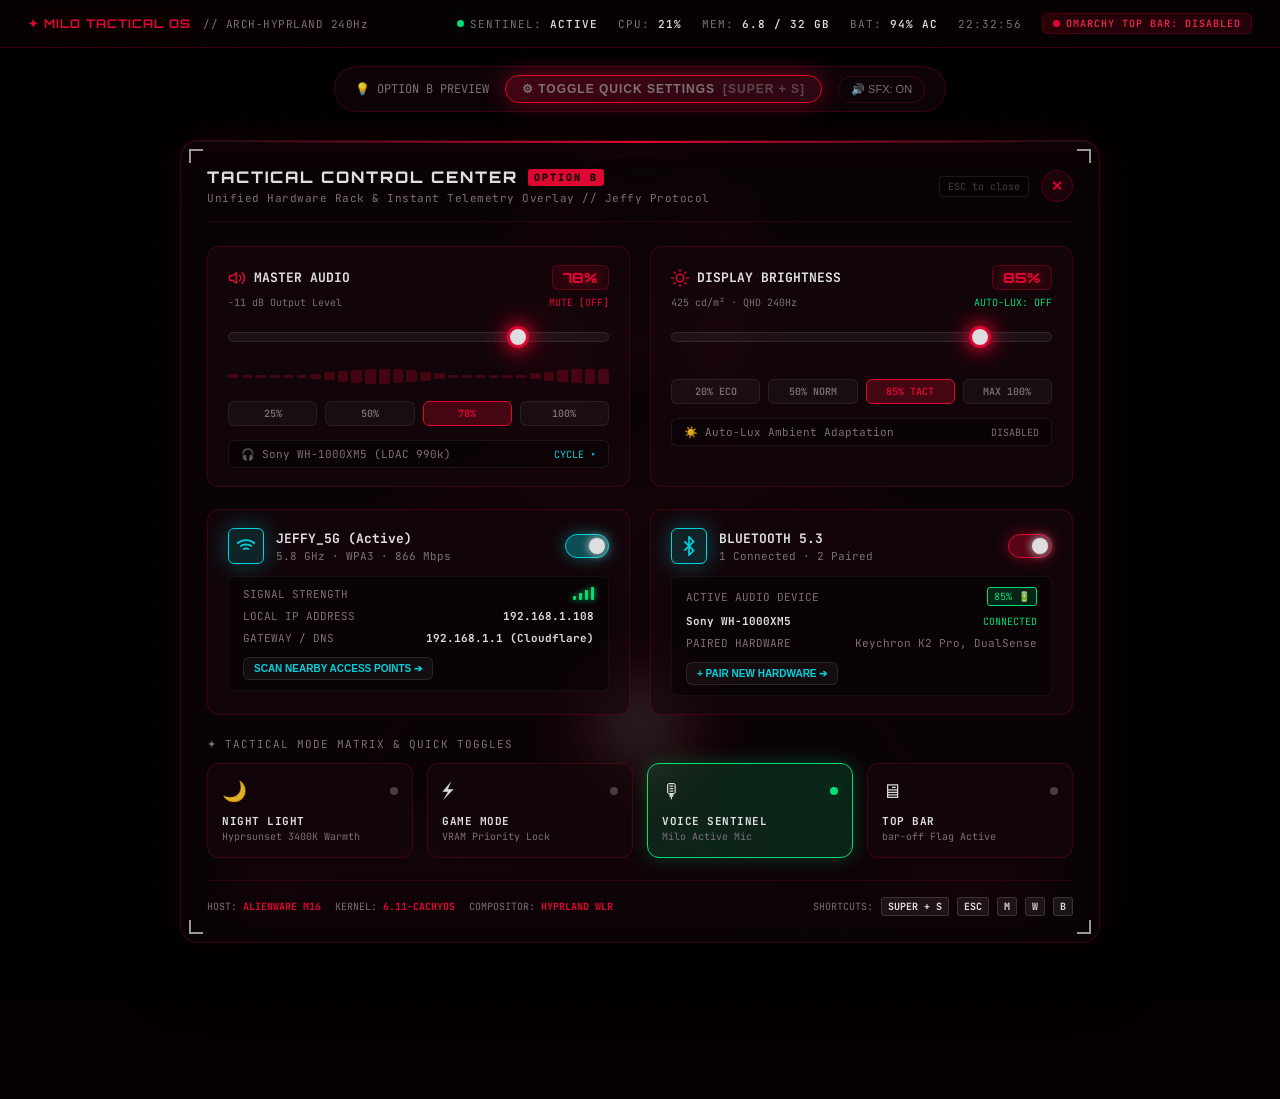
<file: demos/control-center/index.html>
<!DOCTYPE html>
<html lang="en">
<head>
  <meta charset="UTF-8">
  <meta name="viewport" content="width=device-width, initial-scale=1.0">
  <title>Milo OS // Tactical Quick Settings (Option B Demo)</title>
  <link rel="preconnect" href="https://fonts.googleapis.com">
  <link rel="preconnect" href="https://fonts.gstatic.com" crossorigin>
  <link href="https://fonts.googleapis.com/css2?family=JetBrains+Mono:wght@300;400;500;700;800&family=Orbitron:wght@500;700;900&family=Inter:wght@300;400;600;700&display=swap" rel="stylesheet">
  <style>
    :root {
      --bg-void: #050103;
      --bg-panel: rgba(14, 5, 9, 0.78);
      --bg-panel-solid: #0d0407;
      --bg-card: rgba(26, 8, 15, 0.65);
      --bg-card-hover: rgba(45, 12, 25, 0.85);
      --border-dim: rgba(255, 8, 56, 0.22);
      --border-bright: rgba(255, 8, 56, 0.85);
      --accent-red: #ff0838;
      --accent-magenta: #ff2a55;
      --accent-cyan: #00f0ff;
      --accent-green: #00ff88;
      --accent-amber: #ffaa00;
      --text-main: #f8f9fa;
      --text-muted: #8e8086;
      --text-dim: #54454b;
      --glow-red: 0 0 25px rgba(255, 8, 56, 0.45);
      --glow-cyan: 0 0 25px rgba(0, 240, 255, 0.35);
      --glow-green: 0 0 20px rgba(0, 255, 136, 0.4);
      --radius-sm: 6px;
      --radius-md: 12px;
      --radius-lg: 18px;
    }

    * {
      box-sizing: border-box;
      margin: 0;
      padding: 0;
      user-select: none;
      -webkit-user-select: none;
    }

    body {
      background-color: var(--bg-void);
      color: var(--text-main);
      font-family: 'JetBrains Mono', monospace;
      min-height: 100vh;
      overflow-x: hidden;
      overflow-y: auto;
      position: relative;
      display: flex;
      flex-direction: column;
      align-items: center;
      justify-content: flex-start;
      perspective: 1200px;
    }

    /* Screen Dimmer / Night Light Layer */
    #nightLightFilter {
      position: fixed;
      inset: 0;
      pointer-events: none;
      z-index: 9999;
      background: rgba(255, 140, 40, 0);
      mix-blend-mode: multiply;
      transition: background 0.3s ease;
    }

    #brightnessFilter {
      position: fixed;
      inset: 0;
      pointer-events: none;
      z-index: 9998;
      background: rgba(0, 0, 0, 0.15);
      transition: background 0.15s ease;
    }

    /* Simulated Desktop Background */
    .desktop-bg {
      position: fixed;
      inset: 0;
      background: url('assets/bg.jpg') center center / cover no-repeat,
                  radial-gradient(circle at 50% 50%, #150308 0%, #050103 100%);
      filter: brightness(0.65) saturate(1.2);
      z-index: 0;
      transition: filter 0.4s ease;
    }

    .desktop-bg::after {
      content: '';
      position: absolute;
      inset: 0;
      background: 
        linear-gradient(rgba(255, 8, 56, 0.03) 1px, transparent 1px),
        linear-gradient(90deg, rgba(255, 8, 56, 0.03) 1px, transparent 1px);
      background-size: 40px 40px;
      pointer-events: none;
    }

    /* Ambient Game Mode Alert Glow */
    .game-mode-pulse {
      position: fixed;
      inset: 0;
      pointer-events: none;
      z-index: 10;
      box-shadow: inset 0 0 100px rgba(255, 8, 56, 0.35);
      opacity: 0;
      transition: opacity 0.5s ease;
      animation: alertPulse 2.5s infinite ease-in-out;
    }

    @keyframes alertPulse {
      0%, 100% { opacity: 0.2; }
      50% { opacity: 0.65; }
    }

    /* Top Desktop Header (Mimicking real Milo Header) */
    .milo-top-banner {
      position: relative;
      z-index: 50;
      width: 100%;
      height: 48px;
      background: rgba(8, 2, 4, 0.88);
      backdrop-filter: blur(16px);
      border-bottom: 1px solid var(--border-dim);
      display: flex;
      align-items: center;
      justify-content: space-between;
      padding: 0 28px;
      font-size: 12px;
      letter-spacing: 1px;
    }

    .milo-brand {
      display: flex;
      align-items: center;
      gap: 12px;
      font-family: 'Orbitron', sans-serif;
      font-weight: 700;
      color: var(--accent-red);
      text-shadow: var(--glow-red);
    }

    .milo-brand span.sub {
      color: var(--text-muted);
      font-family: 'JetBrains Mono', monospace;
      font-size: 11px;
      font-weight: 400;
      letter-spacing: 0.5px;
    }

    .milo-telemetry {
      display: flex;
      align-items: center;
      gap: 20px;
      font-size: 11px;
      color: var(--text-muted);
    }

    .telemetry-item {
      display: flex;
      align-items: center;
      gap: 6px;
    }

    .telemetry-item b {
      color: var(--text-main);
      font-weight: 600;
    }

    .badge-bar-state {
      padding: 3px 10px;
      border-radius: var(--radius-sm);
      background: rgba(255, 8, 56, 0.15);
      border: 1px solid var(--border-dim);
      color: var(--accent-magenta);
      font-size: 10px;
      font-weight: 700;
      display: flex;
      align-items: center;
      gap: 6px;
      cursor: pointer;
      transition: all 0.2s ease;
    }

    .badge-bar-state:hover {
      background: rgba(255, 8, 56, 0.3);
      border-color: var(--accent-red);
      color: #fff;
    }

    .status-dot {
      width: 7px;
      height: 7px;
      border-radius: 50%;
      background: var(--accent-green);
      box-shadow: var(--glow-green);
      display: inline-block;
    }

    .status-dot.red {
      background: var(--accent-red);
      box-shadow: var(--glow-red);
    }

    /* Floating Action Trigger (Summon Option B) */
    .summon-dock {
      position: relative;
      z-index: 60;
      margin-top: 18px;
      display: flex;
      align-items: center;
      gap: 16px;
      background: rgba(18, 5, 11, 0.85);
      backdrop-filter: blur(20px);
      padding: 8px 20px;
      border-radius: 40px;
      border: 1px solid var(--border-dim);
      box-shadow: 0 10px 30px rgba(0,0,0,0.6);
    }

    .summon-dock span {
      font-size: 12px;
      color: var(--text-muted);
    }

    .btn-tactical-pill {
      background: linear-gradient(135deg, rgba(255, 8, 56, 0.25), rgba(255, 42, 85, 0.15));
      border: 1px solid var(--accent-red);
      color: #fff;
      padding: 6px 16px;
      border-radius: 30px;
      font-size: 11px;
      font-weight: 700;
      letter-spacing: 1px;
      cursor: pointer;
      display: flex;
      align-items: center;
      gap: 8px;
      transition: all 0.2s cubic-bezier(0.2, 0.8, 0.2, 1);
      box-shadow: var(--glow-red);
    }

    .btn-tactical-pill:hover {
      transform: translateY(-2px);
      background: linear-gradient(135deg, rgba(255, 8, 56, 0.5), rgba(255, 42, 85, 0.3));
      box-shadow: 0 0 30px rgba(255, 8, 56, 0.7);
    }

    .btn-tactical-pill:active {
      transform: translateY(1px);
    }

    .audio-toggle-btn {
      background: transparent;
      border: 1px solid var(--border-dim);
      color: var(--text-muted);
      padding: 6px 12px;
      border-radius: 20px;
      font-size: 11px;
      cursor: pointer;
      transition: all 0.2s;
    }

    .audio-toggle-btn:hover {
      color: var(--accent-cyan);
      border-color: var(--accent-cyan);
    }

    /* MAIN CONTAINER: Option B Tactical Control Capsule */
    .capsule-wrapper {
      position: relative;
      z-index: 100;
      margin: 28px 0 60px 0;
      width: 95%;
      max-width: 920px;
      transition: transform 0.4s cubic-bezier(0.16, 1, 0.3, 1), opacity 0.3s ease;
      transform-style: preserve-3d;
    }

    .tactical-capsule {
      background: var(--bg-panel);
      backdrop-filter: blur(28px) saturate(180%);
      -webkit-backdrop-filter: blur(28px) saturate(180%);
      border: 1px solid var(--border-dim);
      border-radius: var(--radius-lg);
      padding: 26px;
      box-shadow: 0 25px 60px rgba(0, 0, 0, 0.85),
                  inset 0 1px 0 rgba(255, 255, 255, 0.08),
                  0 0 40px rgba(255, 8, 56, 0.12);
      position: relative;
      overflow: hidden;
      transition: border-color 0.3s ease, box-shadow 0.3s ease;
    }

    .tactical-capsule::before {
      content: '';
      position: absolute;
      top: 0;
      left: 0;
      right: 0;
      height: 2px;
      background: linear-gradient(90deg, transparent 5%, var(--accent-red) 50%, transparent 95%);
      box-shadow: var(--glow-red);
    }

    /* Corner Sci-Fi Brackets */
    .bracket-tl, .bracket-tr, .bracket-bl, .bracket-br {
      position: absolute;
      width: 14px;
      height: 14px;
      pointer-events: none;
      border-color: var(--accent-red);
      opacity: 0.7;
    }
    .bracket-tl { top: 8px; left: 8px; border-top: 2px solid; border-left: 2px solid; }
    .bracket-tr { top: 8px; right: 8px; border-top: 2px solid; border-right: 2px solid; }
    .bracket-bl { bottom: 8px; left: 8px; border-bottom: 2px solid; border-left: 2px solid; }
    .bracket-br { bottom: 8px; right: 8px; border-bottom: 2px solid; border-right: 2px solid; }

    /* Capsule Header */
    .capsule-header {
      display: flex;
      justify-content: space-between;
      align-items: center;
      margin-bottom: 24px;
      padding-bottom: 16px;
      border-bottom: 1px solid rgba(255, 8, 56, 0.15);
    }

    .capsule-title-block {
      display: flex;
      flex-direction: column;
      gap: 4px;
    }

    .capsule-title {
      font-family: 'Orbitron', sans-serif;
      font-size: 16px;
      font-weight: 800;
      letter-spacing: 2px;
      color: #fff;
      display: flex;
      align-items: center;
      gap: 10px;
    }

    .capsule-title .tag {
      font-size: 10px;
      background: var(--accent-red);
      color: #000;
      font-weight: 900;
      padding: 2px 6px;
      border-radius: 3px;
      font-family: 'JetBrains Mono', monospace;
    }

    .capsule-subtitle {
      font-size: 11px;
      color: var(--text-muted);
      letter-spacing: 0.5px;
    }

    .capsule-header-actions {
      display: flex;
      align-items: center;
      gap: 12px;
    }

    .hotkey-indicator {
      font-size: 10px;
      color: var(--text-dim);
      border: 1px solid rgba(255,255,255,0.1);
      padding: 3px 8px;
      border-radius: 4px;
      background: rgba(0,0,0,0.4);
    }

    .close-btn {
      width: 32px;
      height: 32px;
      background: rgba(255, 8, 56, 0.1);
      border: 1px solid var(--border-dim);
      border-radius: 50%;
      color: var(--accent-red);
      font-size: 14px;
      font-weight: 700;
      cursor: pointer;
      display: flex;
      align-items: center;
      justify-content: center;
      transition: all 0.2s;
    }

    .close-btn:hover {
      background: var(--accent-red);
      color: #000;
      box-shadow: var(--glow-red);
      transform: rotate(90deg);
    }

    /* SECTION 1: PRIMARY SLIDERS (Brightness & Master Volume) */
    .sliders-grid {
      display: grid;
      grid-template-columns: 1fr 1fr;
      gap: 20px;
      margin-bottom: 22px;
    }

    @media (max-width: 768px) {
      .sliders-grid {
        grid-template-columns: 1fr;
      }
    }

    .slider-card {
      background: var(--bg-card);
      border: 1px solid var(--border-dim);
      border-radius: var(--radius-md);
      padding: 18px 20px;
      position: relative;
      transition: all 0.25s ease;
      display: flex;
      flex-direction: column;
      gap: 14px;
    }

    .slider-card:hover {
      border-color: rgba(255, 8, 56, 0.45);
      background: var(--bg-card-hover);
      box-shadow: 0 8px 25px rgba(0, 0, 0, 0.4);
    }

    .slider-head {
      display: flex;
      justify-content: space-between;
      align-items: center;
    }

    .slider-title {
      font-size: 13px;
      font-weight: 700;
      color: #fff;
      display: flex;
      align-items: center;
      gap: 8px;
    }

    .slider-title svg {
      width: 18px;
      height: 18px;
      stroke: var(--accent-red);
    }

    .slider-value-badge {
      font-family: 'Orbitron', sans-serif;
      font-size: 14px;
      font-weight: 800;
      color: var(--accent-red);
      text-shadow: 0 0 10px rgba(255, 8, 56, 0.5);
      background: rgba(255, 8, 56, 0.1);
      padding: 3px 10px;
      border-radius: var(--radius-sm);
      border: 1px solid rgba(255, 8, 56, 0.3);
    }

    .slider-sub-telemetry {
      font-size: 10px;
      color: var(--text-muted);
      margin-top: -8px;
      display: flex;
      justify-content: space-between;
    }

    /* Custom Futuristic Track & Thumb */
    .range-container {
      position: relative;
      width: 100%;
      height: 28px;
      display: flex;
      align-items: center;
    }

    input[type=range] {
      -webkit-appearance: none;
      width: 100%;
      height: 10px;
      background: rgba(255, 255, 255, 0.06);
      border-radius: 5px;
      outline: none;
      cursor: pointer;
      position: relative;
      border: 1px solid rgba(255, 255, 255, 0.1);
    }

    input[type=range]::-webkit-slider-thumb {
      -webkit-appearance: none;
      appearance: none;
      width: 22px;
      height: 22px;
      border-radius: 50%;
      background: #ffffff;
      border: 3px solid var(--accent-red);
      box-shadow: 0 0 15px var(--accent-red), 0 0 30px var(--accent-red);
      cursor: pointer;
      transition: transform 0.1s, box-shadow 0.2s;
    }

    input[type=range]::-webkit-slider-thumb:hover {
      transform: scale(1.2);
      box-shadow: 0 0 25px var(--accent-magenta), 0 0 45px var(--accent-red);
    }

    input[type=range]:active::-webkit-slider-thumb {
      transform: scale(1.3);
      background: var(--accent-cyan);
      border-color: #fff;
    }

    /* Audio Equalizer Canvas Inside Sound Card */
    .eq-canvas-container {
      height: 22px;
      width: 100%;
      display: flex;
      align-items: center;
      gap: 3px;
    }

    .eq-bar {
      flex: 1;
      height: 4px;
      background: rgba(255, 8, 56, 0.25);
      border-radius: 2px;
      transition: height 0.08s ease, background 0.1s;
    }

    .slider-card:hover .eq-bar {
      background: rgba(255, 8, 56, 0.6);
    }

    /* Quick Preset Buttons */
    .slider-chips {
      display: flex;
      gap: 8px;
    }

    .chip-btn {
      flex: 1;
      background: rgba(255, 255, 255, 0.04);
      border: 1px solid rgba(255, 255, 255, 0.08);
      color: var(--text-muted);
      font-size: 10px;
      padding: 5px 0;
      text-align: center;
      border-radius: var(--radius-sm);
      cursor: pointer;
      transition: all 0.2s;
      font-weight: 600;
    }

    .chip-btn:hover {
      background: rgba(255, 8, 56, 0.15);
      border-color: var(--border-dim);
      color: #fff;
    }

    .chip-btn.active {
      background: rgba(255, 8, 56, 0.25);
      border-color: var(--accent-red);
      color: var(--accent-red);
      font-weight: 700;
    }

    /* Output Sink Dropdown / Pill */
    .audio-sink-pill {
      display: flex;
      align-items: center;
      justify-content: space-between;
      background: rgba(0, 0, 0, 0.35);
      border: 1px solid rgba(255, 255, 255, 0.08);
      padding: 6px 12px;
      border-radius: var(--radius-sm);
      font-size: 11px;
      color: var(--text-muted);
      cursor: pointer;
      transition: all 0.2s;
    }

    .audio-sink-pill:hover {
      border-color: var(--accent-cyan);
      color: var(--text-main);
    }

    /* SECTION 2: CONNECTIVITY (Wi-Fi & Bluetooth) */
    .connectivity-grid {
      display: grid;
      grid-template-columns: 1fr 1fr;
      gap: 20px;
      margin-bottom: 22px;
    }

    @media (max-width: 768px) {
      .connectivity-grid {
        grid-template-columns: 1fr;
      }
    }

    .connect-card {
      background: var(--bg-card);
      border: 1px solid var(--border-dim);
      border-radius: var(--radius-md);
      padding: 18px 20px;
      display: flex;
      flex-direction: column;
      gap: 12px;
      position: relative;
      transition: all 0.25s ease;
    }

    .connect-card:hover {
      border-color: rgba(255, 8, 56, 0.45);
      background: var(--bg-card-hover);
    }

    .connect-head {
      display: flex;
      justify-content: space-between;
      align-items: center;
    }

    .connect-info {
      display: flex;
      align-items: center;
      gap: 12px;
    }

    .connect-icon {
      width: 36px;
      height: 36px;
      border-radius: var(--radius-sm);
      background: rgba(255, 8, 56, 0.12);
      border: 1px solid var(--border-dim);
      display: flex;
      align-items: center;
      justify-content: center;
      color: var(--accent-red);
      transition: all 0.2s ease;
    }

    .connect-icon.active {
      background: rgba(0, 240, 255, 0.15);
      border-color: var(--accent-cyan);
      color: var(--accent-cyan);
      box-shadow: var(--glow-cyan);
    }

    .connect-texts {
      display: flex;
      flex-direction: column;
      gap: 2px;
    }

    .connect-title {
      font-size: 13px;
      font-weight: 700;
      color: #fff;
    }

    .connect-subtitle {
      font-size: 11px;
      color: var(--text-muted);
    }

    /* Toggle Switch */
    .switch {
      position: relative;
      display: inline-block;
      width: 44px;
      height: 24px;
      flex-shrink: 0;
    }

    .switch input {
      opacity: 0;
      width: 0;
      height: 0;
    }

    .switch-slider {
      position: absolute;
      cursor: pointer;
      inset: 0;
      background-color: rgba(255, 255, 255, 0.1);
      border: 1px solid rgba(255, 255, 255, 0.15);
      transition: .25s cubic-bezier(0.4, 0, 0.2, 1);
      border-radius: 24px;
    }

    .switch-slider:before {
      position: absolute;
      content: "";
      height: 16px;
      width: 16px;
      left: 3px;
      bottom: 3px;
      background-color: var(--text-muted);
      transition: .25s cubic-bezier(0.4, 0, 0.2, 1);
      border-radius: 50%;
    }

    input:checked + .switch-slider {
      background-color: rgba(255, 8, 56, 0.35);
      border-color: var(--accent-red);
      box-shadow: 0 0 15px rgba(255, 8, 56, 0.5);
    }

    input:checked + .switch-slider:before {
      transform: translateX(20px);
      background-color: #fff;
      box-shadow: 0 0 10px #fff;
    }

    .switch.cyan input:checked + .switch-slider {
      background-color: rgba(0, 240, 255, 0.35);
      border-color: var(--accent-cyan);
      box-shadow: 0 0 15px rgba(0, 240, 255, 0.4);
    }

    /* Connectivity Details Drawer */
    .connect-drawer {
      background: rgba(0, 0, 0, 0.4);
      border: 1px solid rgba(255, 255, 255, 0.05);
      border-radius: var(--radius-sm);
      padding: 10px 14px;
      font-size: 11px;
      display: flex;
      flex-direction: column;
      gap: 8px;
    }

    .connect-drawer-row {
      display: flex;
      justify-content: space-between;
      align-items: center;
      color: var(--text-muted);
    }

    .connect-drawer-row b {
      color: var(--text-main);
    }

    .signal-bars {
      display: flex;
      align-items: flex-end;
      gap: 3px;
      height: 12px;
    }

    .signal-bar {
      width: 3px;
      background: var(--text-dim);
      border-radius: 1px;
    }

    .signal-bar.on {
      background: var(--accent-green);
      box-shadow: 0 0 6px var(--accent-green);
    }

    .battery-pill {
      font-size: 10px;
      padding: 2px 6px;
      border-radius: 3px;
      background: rgba(0, 255, 136, 0.15);
      border: 1px solid var(--accent-green);
      color: var(--accent-green);
    }

    .drawer-action-btn {
      background: rgba(255, 255, 255, 0.05);
      border: 1px solid rgba(255, 255, 255, 0.1);
      color: var(--accent-cyan);
      padding: 5px 10px;
      border-radius: var(--radius-sm);
      font-size: 10px;
      font-weight: 600;
      cursor: pointer;
      align-self: flex-start;
      margin-top: 4px;
      transition: all 0.2s;
    }

    .drawer-action-btn:hover {
      background: rgba(0, 240, 255, 0.15);
      border-color: var(--accent-cyan);
    }

    /* SECTION 3: TACTICAL QUICK ACTION MATRIX */
    .matrix-title {
      font-size: 11px;
      color: var(--text-muted);
      letter-spacing: 1px;
      margin-bottom: 12px;
      text-transform: uppercase;
      display: flex;
      align-items: center;
      gap: 8px;
    }

    .matrix-grid {
      display: grid;
      grid-template-columns: repeat(4, 1fr);
      gap: 14px;
      margin-bottom: 22px;
    }

    @media (max-width: 768px) {
      .matrix-grid {
        grid-template-columns: repeat(2, 1fr);
      }
    }

    .matrix-tile {
      background: var(--bg-card);
      border: 1px solid var(--border-dim);
      border-radius: var(--radius-md);
      padding: 14px;
      display: flex;
      flex-direction: column;
      justify-content: space-between;
      min-height: 95px;
      cursor: pointer;
      position: relative;
      overflow: hidden;
      transition: all 0.2s cubic-bezier(0.2, 0.8, 0.2, 1);
    }

    .matrix-tile:hover {
      border-color: rgba(255, 8, 56, 0.5);
      background: var(--bg-card-hover);
      transform: translateY(-2px);
    }

    .matrix-tile.active {
      background: rgba(255, 8, 56, 0.18);
      border-color: var(--accent-red);
      box-shadow: 0 0 20px rgba(255, 8, 56, 0.3);
    }

    .matrix-tile.active.green {
      background: rgba(0, 255, 136, 0.15);
      border-color: var(--accent-green);
      box-shadow: 0 0 20px rgba(0, 255, 136, 0.25);
    }

    .matrix-tile.active.amber {
      background: rgba(255, 170, 0, 0.18);
      border-color: var(--accent-amber);
      box-shadow: 0 0 20px rgba(255, 170, 0, 0.3);
    }

    .tile-top {
      display: flex;
      justify-content: space-between;
      align-items: center;
    }

    .tile-icon {
      font-size: 20px;
    }

    .tile-status {
      width: 8px;
      height: 8px;
      border-radius: 50%;
      background: var(--text-dim);
      transition: all 0.2s;
    }

    .matrix-tile.active .tile-status {
      background: var(--accent-red);
      box-shadow: var(--glow-red);
    }

    .matrix-tile.active.green .tile-status {
      background: var(--accent-green);
      box-shadow: var(--glow-green);
    }

    .matrix-tile.active.amber .tile-status {
      background: var(--accent-amber);
      box-shadow: 0 0 10px var(--accent-amber);
    }

    .tile-bottom {
      display: flex;
      flex-direction: column;
      gap: 2px;
    }

    .tile-name {
      font-size: 11px;
      font-weight: 700;
      color: #fff;
      white-space: nowrap;
      letter-spacing: 0.5px;
    }

    .tile-desc {
      font-size: 10px;
      color: var(--text-muted);
    }

    /* SECTION 4: DIAGNOSTIC & FOOTER STRIP */
    .capsule-footer {
      display: flex;
      justify-content: space-between;
      align-items: center;
      padding-top: 16px;
      border-top: 1px solid rgba(255, 8, 56, 0.15);
      font-size: 10px;
      color: var(--text-muted);
    }

    .footer-left {
      display: flex;
      align-items: center;
      gap: 14px;
    }

    .footer-left span b {
      color: var(--accent-red);
    }

    .footer-right {
      display: flex;
      align-items: center;
      gap: 8px;
    }

    .key-badge {
      background: rgba(255, 255, 255, 0.08);
      border: 1px solid rgba(255, 255, 255, 0.15);
      color: #fff;
      padding: 2px 6px;
      border-radius: 3px;
      font-weight: 700;
    }

    /* Toast Notification */
    #tacticalToast {
      position: fixed;
      bottom: 24px;
      right: 24px;
      background: rgba(18, 5, 11, 0.95);
      border: 1px solid var(--accent-red);
      box-shadow: var(--glow-red), 0 10px 30px rgba(0,0,0,0.8);
      border-radius: var(--radius-sm);
      padding: 12px 18px;
      display: flex;
      align-items: center;
      gap: 12px;
      z-index: 10000;
      transform: translateY(120px);
      opacity: 0;
      transition: all 0.3s cubic-bezier(0.16, 1, 0.3, 1);
      font-size: 12px;
    }

    #tacticalToast.show {
      transform: translateY(0);
      opacity: 1;
    }

    #tacticalToast .toast-icon {
      font-size: 16px;
      color: var(--accent-red);
    }

    /* Network Modal Scanner Simulation */
    .scanner-modal {
      position: absolute;
      inset: 0;
      background: rgba(8, 2, 4, 0.95);
      backdrop-filter: blur(20px);
      border-radius: var(--radius-lg);
      z-index: 200;
      display: none;
      flex-direction: column;
      padding: 24px;
    }

    .scanner-modal.open {
      display: flex;
    }

    .scanner-header {
      display: flex;
      justify-content: space-between;
      align-items: center;
      margin-bottom: 20px;
      border-bottom: 1px solid var(--border-dim);
      padding-bottom: 12px;
    }

    .scanner-title {
      font-family: 'Orbitron', sans-serif;
      font-size: 14px;
      color: var(--accent-cyan);
      display: flex;
      align-items: center;
      gap: 8px;
    }

    .network-list {
      display: flex;
      flex-direction: column;
      gap: 10px;
      overflow-y: auto;
      max-height: 380px;
    }

    .net-item {
      display: flex;
      justify-content: space-between;
      align-items: center;
      background: rgba(255, 255, 255, 0.03);
      border: 1px solid rgba(255, 255, 255, 0.08);
      border-radius: var(--radius-sm);
      padding: 12px 16px;
      cursor: pointer;
      transition: all 0.2s;
    }

    .net-item:hover {
      background: rgba(0, 240, 255, 0.1);
      border-color: var(--accent-cyan);
    }

    .net-name {
      font-size: 12px;
      font-weight: 700;
      color: #fff;
    }

    .net-meta {
      font-size: 10px;
      color: var(--text-muted);
    }

    .net-connect-btn {
      background: var(--accent-cyan);
      color: #000;
      border: none;
      padding: 4px 12px;
      border-radius: var(--radius-sm);
      font-size: 10px;
      font-weight: 700;
      cursor: pointer;
    }
  </style>
</head>
<body>

  <!-- Screen Tint Filter Elements -->
  <div id="nightLightFilter"></div>
  <div id="brightnessFilter"></div>
  <div class="game-mode-pulse" id="gameModePulse"></div>

  <!-- Background Wallpaper -->
  <div class="desktop-bg"></div>

  <!-- Simulated Milo Desktop Top Banner -->
  <header class="milo-top-banner">
    <div class="milo-brand">
      <span>✦ MILO TACTICAL OS</span>
      <span class="sub">// ARCH-HYPRLAND 240Hz</span>
    </div>

    <div class="milo-telemetry">
      <div class="telemetry-item">
        <span class="status-dot"></span>
        <span>SENTINEL: <b>ACTIVE</b></span>
      </div>
      <div class="telemetry-item">
        <span>CPU: <b id="topCpu">19%</b></span>
      </div>
      <div class="telemetry-item">
        <span>MEM: <b id="topMem">6.8 / 32 GB</b></span>
      </div>
      <div class="telemetry-item">
        <span>BAT: <b id="topBat">94% AC</b></span>
      </div>
      <div class="telemetry-item">
        <span id="topClock">19:55:00</span>
      </div>
      <div class="badge-bar-state" id="omarchyBarStateBadge" onclick="toggleOmarchyTopBarSimulation()" title="Click to simulate toggling Omarchy top bar">
        <span class="status-dot red" id="barDot"></span>
        <span id="barText">OMARCHY TOP BAR: DISABLED</span>
      </div>
    </div>
  </header>

  <!-- Interactive Summon Strip -->
  <div class="summon-dock">
    <span>💡 OPTION B PREVIEW</span>
    <button class="btn-tactical-pill" onclick="toggleCapsuleVisibility()">
      <span>⚙ TOGGLE QUICK SETTINGS</span>
      <span style="opacity:0.6;">[SUPER + S]</span>
    </button>
    <button class="audio-toggle-btn" id="sfxToggleBtn" onclick="toggleSFX()">
      🔊 SFX: ON
    </button>
  </div>

  <!-- THE OPTION B CAPSULE -->
  <main class="capsule-wrapper" id="capsuleWrapper">
    <div class="tactical-capsule" id="tacticalCapsule">
      
      <!-- Sci-Fi Corner Brackets -->
      <div class="bracket-tl"></div>
      <div class="bracket-tr"></div>
      <div class="bracket-bl"></div>
      <div class="bracket-br"></div>

      <!-- Capsule Header -->
      <div class="capsule-header">
        <div class="capsule-title-block">
          <div class="capsule-title">
            <span>TACTICAL CONTROL CENTER</span>
            <span class="tag">OPTION B</span>
          </div>
          <div class="capsule-subtitle">
            Unified Hardware Rack & Instant Telemetry Overlay // Jeffy Protocol
          </div>
        </div>
        <div class="capsule-header-actions">
          <span class="hotkey-indicator">ESC to close</span>
          <button class="close-btn" onclick="toggleCapsuleVisibility()" title="Close overlay">✕</button>
        </div>
      </div>

      <!-- SECTION 1: MASTER SLIDERS (Sound & Brightness) -->
      <div class="sliders-grid">
        
        <!-- MASTER AUDIO SLIDER -->
        <div class="slider-card" id="soundCard">
          <div class="slider-head">
            <div class="slider-title">
              <svg viewBox="0 0 24 24" fill="none" stroke-width="2" stroke-linecap="round" stroke-linejoin="round">
                <polygon points="11 5 6 9 2 9 2 15 6 15 11 19 11 5"></polygon>
                <path d="M15.54 8.46a5 5 0 0 1 0 7.07"></path>
                <path d="M19.07 4.93a10 10 0 0 1 0 14.14"></path>
              </svg>
              <span>MASTER AUDIO</span>
            </div>
            <div class="slider-value-badge" id="volBadge">78%</div>
          </div>

          <div class="slider-sub-telemetry">
            <span id="dbValue">-14.2 dB Output Level</span>
            <span id="muteIndicator" style="cursor:pointer; color:var(--accent-red);" onclick="toggleMute()">MUTE [OFF]</span>
          </div>

          <div class="range-container">
            <input type="range" id="volRange" min="0" max="100" value="78" oninput="updateVolume(this.value)">
          </div>

          <!-- Equalizer bar simulation -->
          <div class="eq-canvas-container" id="eqContainer">
            <!-- 24 dynamic EQ bars populated via JS -->
          </div>

          <div class="slider-chips">
            <div class="chip-btn" onclick="setVolumePreset(25)">25%</div>
            <div class="chip-btn" onclick="setVolumePreset(50)">50%</div>
            <div class="chip-btn active" onclick="setVolumePreset(78)">78%</div>
            <div class="chip-btn" onclick="setVolumePreset(100)">100%</div>
          </div>

          <div class="audio-sink-pill" onclick="cycleAudioSink()">
            <span id="currentAudioSink">🎧 Sony WH-1000XM5 (LDAC 990k)</span>
            <span style="color:var(--accent-cyan); font-size:10px;">CYCLE ▾</span>
          </div>
        </div>

        <!-- DISPLAY BRIGHTNESS SLIDER -->
        <div class="slider-card" id="brightnessCard">
          <div class="slider-head">
            <div class="slider-title">
              <svg viewBox="0 0 24 24" fill="none" stroke-width="2" stroke-linecap="round" stroke-linejoin="round">
                <circle cx="12" cy="12" r="5"></circle>
                <line x1="12" y1="1" x2="12" y2="3"></line>
                <line x1="12" y1="21" x2="12" y2="23"></line>
                <line x1="4.22" y1="4.22" x2="5.64" y2="5.64"></line>
                <line x1="18.36" y1="18.36" x2="19.78" y2="19.78"></line>
                <line x1="1" y1="12" x2="3" y2="12"></line>
                <line x1="21" y1="12" x2="23" y2="12"></line>
                <line x1="4.22" y1="19.78" x2="5.64" y2="18.36"></line>
                <line x1="18.36" y1="5.64" x2="19.78" y2="4.22"></line>
              </svg>
              <span>DISPLAY BRIGHTNESS</span>
            </div>
            <div class="slider-value-badge" id="brightBadge">85%</div>
          </div>

          <div class="slider-sub-telemetry">
            <span id="nitsValue">425 cd/m² · QHD 240Hz</span>
            <span id="autoLuxLabel" style="color:var(--accent-green);">AUTO-LUX: OFF</span>
          </div>

          <div class="range-container">
            <input type="range" id="brightRange" min="10" max="100" value="85" oninput="updateBrightness(this.value)">
          </div>

          <div class="slider-chips" style="margin-top: 14px;">
            <div class="chip-btn" onclick="setBrightnessPreset(20)">20% ECO</div>
            <div class="chip-btn" onclick="setBrightnessPreset(50)">50% NORM</div>
            <div class="chip-btn active" onclick="setBrightnessPreset(85)">85% TACT</div>
            <div class="chip-btn" onclick="setBrightnessPreset(100)">MAX 100%</div>
          </div>

          <div class="audio-sink-pill" onclick="toggleAutoLux()">
            <span>☀️ Auto-Lux Ambient Adaptation</span>
            <span id="autoLuxStatus" style="color:var(--text-muted); font-size:10px;">DISABLED</span>
          </div>
        </div>

      </div>

      <!-- SECTION 2: CONNECTIVITY (Wi-Fi & Bluetooth) -->
      <div class="connectivity-grid">
        
        <!-- WI-FI MODULE -->
        <div class="connect-card" id="wifiCard">
          <div class="connect-head">
            <div class="connect-info">
              <div class="connect-icon active" id="wifiIcon">
                <svg width="20" height="20" viewBox="0 0 24 24" fill="none" stroke="currentColor" stroke-width="2">
                  <path d="M5 12.55a11 11 0 0 1 14.08 0"></path>
                  <path d="M1.42 9a16 16 0 0 1 21.16 0"></path>
                  <path d="M8.53 16.11a6 6 0 0 1 6.95 0"></path>
                  <line x1="12" y1="20" x2="12.01" y2="20"></line>
                </svg>
              </div>
              <div class="connect-texts">
                <div class="connect-title" id="wifiSSID">JEFFY_5G (Active)</div>
                <div class="connect-subtitle" id="wifiDetails">5.8 GHz · WPA3 · 866 Mbps</div>
              </div>
            </div>

            <label class="switch cyan">
              <input type="checkbox" id="wifiToggle" checked onchange="toggleWifi(this.checked)">
              <span class="switch-slider"></span>
            </label>
          </div>

          <div class="connect-drawer" id="wifiDrawer">
            <div class="connect-drawer-row">
              <span>SIGNAL STRENGTH</span>
              <div class="signal-bars">
                <div class="signal-bar on" style="height:4px;"></div>
                <div class="signal-bar on" style="height:7px;"></div>
                <div class="signal-bar on" style="height:10px;"></div>
                <div class="signal-bar on" style="height:13px;"></div>
              </div>
            </div>
            <div class="connect-drawer-row">
              <span>LOCAL IP ADDRESS</span>
              <b>192.168.1.108</b>
            </div>
            <div class="connect-drawer-row">
              <span>GATEWAY / DNS</span>
              <b>192.168.1.1 (Cloudflare)</b>
            </div>
            <button class="drawer-action-btn" onclick="openNetworkScanner()">SCAN NEARBY ACCESS POINTS ➔</button>
          </div>
        </div>

        <!-- BLUETOOTH MODULE -->
        <div class="connect-card" id="btCard">
          <div class="connect-head">
            <div class="connect-info">
              <div class="connect-icon active" id="btIcon">
                <svg width="20" height="20" viewBox="0 0 24 24" fill="none" stroke="currentColor" stroke-width="2">
                  <polyline points="6.5 6.5 17.5 17.5 12 23 12 1 17.5 6.5 6.5 17.5"></polyline>
                </svg>
              </div>
              <div class="connect-texts">
                <div class="connect-title" id="btTitle">BLUETOOTH 5.3</div>
                <div class="connect-subtitle" id="btSub">1 Connected · 2 Paired</div>
              </div>
            </div>

            <label class="switch">
              <input type="checkbox" id="btToggle" checked onchange="toggleBluetooth(this.checked)">
              <span class="switch-slider"></span>
            </label>
          </div>

          <div class="connect-drawer" id="btDrawer">
            <div class="connect-drawer-row">
              <span>ACTIVE AUDIO DEVICE</span>
              <span class="battery-pill">85% 🔋</span>
            </div>
            <div class="connect-drawer-row">
              <b style="color:#fff;">Sony WH-1000XM5</b>
              <span style="color:var(--accent-green); font-size:10px;">CONNECTED</span>
            </div>
            <div class="connect-drawer-row">
              <span>PAIRED HARDWARE</span>
              <span>Keychron K2 Pro, DualSense</span>
            </div>
            <button class="drawer-action-btn" onclick="simulatePairNewDevice()">+ PAIR NEW HARDWARE ➔</button>
          </div>
        </div>

      </div>

      <!-- SECTION 3: TACTICAL MATRIX -->
      <div class="matrix-title">
        <span>✦ TACTICAL MODE MATRIX & QUICK TOGGLES</span>
      </div>

      <div class="matrix-grid">
        
        <!-- HYPRSUNSET NIGHT LIGHT -->
        <div class="matrix-tile amber" id="tileNight" onclick="toggleNightLight()">
          <div class="tile-top">
            <span class="tile-icon">🌙</span>
            <div class="tile-status" id="statusNight"></div>
          </div>
          <div class="tile-bottom">
            <div class="tile-name">NIGHT LIGHT</div>
            <div class="tile-desc" id="nightDesc">Hyprsunset 3400K Warmth</div>
          </div>
        </div>

        <!-- MILO GAME MODE -->
        <div class="matrix-tile" id="tileGame" onclick="toggleGameMode()">
          <div class="tile-top">
            <span class="tile-icon">⚡</span>
            <div class="tile-status" id="statusGame"></div>
          </div>
          <div class="tile-bottom">
            <div class="tile-name">GAME MODE</div>
            <div class="tile-desc" id="gameDesc">VRAM Priority Lock</div>
          </div>
        </div>

        <!-- VOICE CORTEX -->
        <div class="matrix-tile green" id="tileVoice" onclick="toggleVoiceCortex()">
          <div class="tile-top">
            <span class="tile-icon">🎙</span>
            <div class="tile-status" id="statusVoice"></div>
          </div>
          <div class="tile-bottom">
            <div class="tile-name">VOICE SENTINEL</div>
            <div class="tile-desc" id="voiceDesc">Milo Active Mic</div>
          </div>
        </div>

        <!-- OMARCHY TOP BAR TOGGLE -->
        <div class="matrix-tile" id="tileBar" onclick="toggleOmarchyTopBarSimulation()">
          <div class="tile-top">
            <span class="tile-icon">🖥</span>
            <div class="tile-status" id="statusBar"></div>
          </div>
          <div class="tile-bottom">
            <div class="tile-name">TOP BAR</div>
            <div class="tile-desc" id="barDesc">bar-off Flag Active</div>
          </div>
        </div>

      </div>

      <!-- SECTION 4: CAPSULE FOOTER -->
      <div class="capsule-footer">
        <div class="footer-left">
          <span>HOST: <b>ALIENWARE M16</b></span>
          <span>KERNEL: <b>6.11-CACHYOS</b></span>
          <span>COMPOSITOR: <b>HYPRLAND WLR</b></span>
        </div>
        <div class="footer-right">
          <span>SHORTCUTS:</span>
          <span class="key-badge">SUPER + S</span>
          <span class="key-badge">ESC</span>
          <span class="key-badge">M</span>
          <span class="key-badge">W</span>
          <span class="key-badge">B</span>
        </div>
      </div>

      <!-- SCANNER MODAL OVERLAY -->
      <div class="scanner-modal" id="scannerModal">
        <div class="scanner-header">
          <div class="scanner-title">
            <svg width="18" height="18" viewBox="0 0 24 24" fill="none" stroke="currentColor" stroke-width="2">
              <path d="M5 12.55a11 11 0 0 1 14.08 0"></path>
              <path d="M1.42 9a16 16 0 0 1 21.16 0"></path>
              <path d="M8.53 16.11a6 6 0 0 1 6.95 0"></path>
              <line x1="12" y1="20" x2="12.01" y2="20"></line>
            </svg>
            <span>NEARBY WI-FI NETWORKS (NMCLI SCAN)</span>
          </div>
          <button class="close-btn" onclick="closeNetworkScanner()">✕</button>
        </div>

        <div class="network-list">
          <div class="net-item" onclick="selectNetwork('JEFFY_5G', '5.8 GHz', '100%')">
            <div>
              <div class="net-name">JEFFY_5G (Connected)</div>
              <div class="net-meta">WPA3-Personal · Channel 36 · -42 dBm</div>
            </div>
            <button class="net-connect-btn" style="background:var(--accent-green);">CURRENT</button>
          </div>

          <div class="net-item" onclick="selectNetwork('NEOM_FIBER_EXT', '5.0 GHz', '85%')">
            <div>
              <div class="net-name">NEOM_FIBER_EXT</div>
              <div class="net-meta">WPA2/WPA3 · Channel 149 · -58 dBm</div>
            </div>
            <button class="net-connect-btn">CONNECT</button>
          </div>

          <div class="net-item" onclick="selectNetwork('STARLINK_ALPHA', '2.4/5 GHz', '72%')">
            <div>
              <div class="net-name">STARLINK_ALPHA</div>
              <div class="net-meta">WPA2-Enterprise · Channel 44 · -67 dBm</div>
            </div>
            <button class="net-connect-btn">CONNECT</button>
          </div>

          <div class="net-item" onclick="selectNetwork('MILO_OFFLINE_LAB', '5.8 GHz', '95%')">
            <div>
              <div class="net-name">MILO_OFFLINE_LAB</div>
              <div class="net-meta">Hidden SSID · Channel 100 · -48 dBm</div>
            </div>
            <button class="net-connect-btn">CONNECT</button>
          </div>
        </div>
      </div>

    </div>
  </main>

  <!-- TACTICAL TOAST -->
  <div id="tacticalToast">
    <span class="toast-icon">⚡</span>
    <span id="toastMsg">Tactical Quick Settings initialized</span>
  </div>

  <script>
    /* =====================================================================
       1. WEB AUDIO SYNTHESIS ENGINE (Tactical Sci-Fi Sound FX)
       ===================================================================== */
    let audioCtx = null;
    let sfxEnabled = true;

    function getAudioContext() {
      if (!audioCtx) {
        audioCtx = new (window.AudioContext || window.webkitAudioContext)();
      }
      if (audioCtx.state === 'suspended') {
        audioCtx.resume();
      }
      return audioCtx;
    }

    function playBeep(freq = 880, type = 'sine', duration = 0.08, gainVal = 0.08) {
      if (!sfxEnabled) return;
      try {
        const ctx = getAudioContext();
        const osc = ctx.createOscillator();
        const gain = ctx.createGain();
        osc.type = type;
        osc.frequency.setValueAtTime(freq, ctx.currentTime);
        gain.gain.setValueAtTime(gainVal, ctx.currentTime);
        gain.gain.exponentialRampToValueAtTime(0.001, ctx.currentTime + duration);
        osc.connect(gain);
        gain.connect(ctx.destination);
        osc.start();
        osc.stop(ctx.currentTime + duration);
      } catch(e) {}
    }

    function playTacticalClick() {
      playBeep(1200, 'triangle', 0.04, 0.05);
    }

    function playTacticalToggle(on = true) {
      if (on) {
        playBeep(600, 'sine', 0.06, 0.07);
        setTimeout(() => playBeep(1200, 'sine', 0.08, 0.09), 50);
      } else {
        playBeep(900, 'sine', 0.06, 0.07);
        setTimeout(() => playBeep(450, 'sine', 0.08, 0.09), 50);
      }
    }

    function playBassDrop() {
      if (!sfxEnabled) return;
      try {
        const ctx = getAudioContext();
        const osc = ctx.createOscillator();
        const gain = ctx.createGain();
        osc.type = 'sawtooth';
        osc.frequency.setValueAtTime(220, ctx.currentTime);
        osc.frequency.exponentialRampToValueAtTime(45, ctx.currentTime + 0.35);
        gain.gain.setValueAtTime(0.12, ctx.currentTime);
        gain.gain.exponentialRampToValueAtTime(0.001, ctx.currentTime + 0.4);
        osc.connect(gain);
        gain.connect(ctx.destination);
        osc.start();
        osc.stop(ctx.currentTime + 0.4);
      } catch(e) {}
    }

    function toggleSFX() {
      sfxEnabled = !sfxEnabled;
      const btn = document.getElementById('sfxToggleBtn');
      btn.innerText = sfxEnabled ? '🔊 SFX: ON' : '🔇 SFX: OFF';
      btn.style.color = sfxEnabled ? 'var(--accent-cyan)' : 'var(--text-muted)';
      showToast(sfxEnabled ? 'Audio Feedback Enabled' : 'Audio Feedback Muted');
    }

    /* =====================================================================
       2. EQUALIZER BARS GENERATION
       ===================================================================== */
    const eqContainer = document.getElementById('eqContainer');
    const eqBars = [];
    for (let i = 0; i < 28; i++) {
      const bar = document.createElement('div');
      bar.className = 'eq-bar';
      eqContainer.appendChild(bar);
      eqBars.push(bar);
    }

    let isAudioPlaying = true;
    function animateEq() {
      if (isAudioPlaying) {
        const volPercent = parseInt(document.getElementById('volRange').value) / 100;
        eqBars.forEach((b, idx) => {
          const noise = Math.sin(Date.now() * 0.006 + idx * 0.4) * 0.5 + 0.5;
          const height = Math.max(3, Math.floor(noise * 20 * volPercent));
          b.style.height = height + 'px';
        });
      } else {
        eqBars.forEach(b => b.style.height = '3px');
      }
      requestAnimationFrame(animateEq);
    }
    requestAnimationFrame(animateEq);

    /* =====================================================================
       3. CONTROLS LOGIC & STATE
       ===================================================================== */
    let isMuted = false;
    let autoLux = false;
    let isNightLightOn = false;
    let isGameModeOn = false;
    let isVoiceOn = true;
    let isBarOff = true; // matches ~/.local/state/omarchy/toggles/bar-off

    const audioSinks = [
      '🎧 Sony WH-1000XM5 (LDAC 990k)',
      '🔊 Alienware Quad Internal Speakers',
      '🎙 Virtual Studio Loopback Sink'
    ];
    let audioSinkIndex = 0;

    function updateVolume(val) {
      document.getElementById('volBadge').innerText = val + '%';
      const db = (val == 0) ? '-∞ dB' : (Math.round((val - 100) * 0.5 * 10) / 10) + ' dB Output Level';
      document.getElementById('dbValue').innerText = db;
      if (isMuted && val > 0) {
        isMuted = false;
        document.getElementById('muteIndicator').innerText = 'MUTE [OFF]';
        document.getElementById('muteIndicator').style.color = 'var(--accent-red)';
      }
      playBeep(300 + val * 6, 'sine', 0.03, 0.02);
    }

    function toggleMute() {
      isMuted = !isMuted;
      const indicator = document.getElementById('muteIndicator');
      const volRange = document.getElementById('volRange');
      if (isMuted) {
        indicator.innerText = 'MUTED [ON]';
        indicator.style.color = 'var(--text-muted)';
        document.getElementById('volBadge').innerText = '0%';
        isAudioPlaying = false;
        showToast('Master Audio: Muted');
      } else {
        indicator.innerText = 'MUTE [OFF]';
        indicator.style.color = 'var(--accent-red)';
        document.getElementById('volBadge').innerText = volRange.value + '%';
        isAudioPlaying = true;
        showToast('Master Audio: Unmuted (' + volRange.value + '%)');
      }
      playTacticalToggle(!isMuted);
    }

    function setVolumePreset(val) {
      const volRange = document.getElementById('volRange');
      volRange.value = val;
      updateVolume(val);
      playTacticalClick();
      showToast('Volume set to ' + val + '%');
    }

    function cycleAudioSink() {
      audioSinkIndex = (audioSinkIndex + 1) % audioSinks.length;
      document.getElementById('currentAudioSink').innerText = audioSinks[audioSinkIndex];
      playTacticalClick();
      showToast('Audio Sink Switched: ' + audioSinks[audioSinkIndex]);
    }

    function updateBrightness(val) {
      document.getElementById('brightBadge').innerText = val + '%';
      const nits = Math.round(val * 5);
      document.getElementById('nitsValue').innerText = nits + ' cd/m² · QHD 240Hz';

      // Update screen brightness filter
      const opacity = 0.85 - (val / 100) * 0.85;
      document.getElementById('brightnessFilter').style.background = `rgba(0, 0, 0, ${opacity})`;
      playBeep(400 + val * 4, 'triangle', 0.03, 0.02);
    }

    function setBrightnessPreset(val) {
      const bRange = document.getElementById('brightRange');
      bRange.value = val;
      updateBrightness(val);
      playTacticalClick();
      showToast('Brightness calibrated to ' + val + '%');
    }

    function toggleAutoLux() {
      autoLux = !autoLux;
      const status = document.getElementById('autoLuxStatus');
      const label = document.getElementById('autoLuxLabel');
      if (autoLux) {
        status.innerText = 'ACTIVE (440 lx)';
        status.style.color = 'var(--accent-green)';
        label.innerText = 'AUTO-LUX: SENSING';
        label.style.color = 'var(--accent-green)';
        showToast('Auto-Lux Light Sensor Engaged');
      } else {
        status.innerText = 'DISABLED';
        status.style.color = 'var(--text-muted)';
        label.innerText = 'AUTO-LUX: OFF';
        label.style.color = 'var(--text-muted)';
        showToast('Auto-Lux Light Sensor Disabled');
      }
      playTacticalToggle(autoLux);
    }

    function toggleWifi(checked) {
      const icon = document.getElementById('wifiIcon');
      const title = document.getElementById('wifiSSID');
      const drawer = document.getElementById('wifiDrawer');
      if (checked) {
        icon.classList.add('active');
        title.innerText = 'JEFFY_5G (Active)';
        drawer.style.opacity = '1';
        drawer.style.pointerEvents = 'all';
        showToast('Wi-Fi Connected: JEFFY_5G (5.8 GHz)');
      } else {
        icon.classList.remove('active');
        title.innerText = 'Wi-Fi Interface Down';
        drawer.style.opacity = '0.35';
        drawer.style.pointerEvents = 'none';
        showToast('Wi-Fi Radio Powered Off');
      }
      playTacticalToggle(checked);
    }

    function toggleBluetooth(checked) {
      const icon = document.getElementById('btIcon');
      const title = document.getElementById('btTitle');
      const drawer = document.getElementById('btDrawer');
      if (checked) {
        icon.classList.add('active');
        title.innerText = 'BLUETOOTH 5.3';
        drawer.style.opacity = '1';
        drawer.style.pointerEvents = 'all';
        showToast('Bluetooth Radio Active');
      } else {
        icon.classList.remove('active');
        title.innerText = 'Bluetooth Disabled';
        drawer.style.opacity = '0.35';
        drawer.style.pointerEvents = 'none';
        showToast('Bluetooth Powered Off');
      }
      playTacticalToggle(checked);
    }

    function openNetworkScanner() {
      document.getElementById('scannerModal').classList.add('open');
      playTacticalClick();
    }

    function closeNetworkScanner() {
      document.getElementById('scannerModal').classList.remove('open');
      playTacticalClick();
    }

    function selectNetwork(name, band, strength) {
      document.getElementById('wifiSSID').innerText = name + ' (Connected)';
      document.getElementById('wifiDetails').innerText = band + ' · Handshake Confirmed';
      closeNetworkScanner();
      showToast('Switched network to ' + name);
      playTacticalToggle(true);
    }

    function simulatePairNewDevice() {
      showToast('Scanning for Bluetooth devices... (LE Radar Active)');
      playTacticalClick();
    }

    function toggleNightLight() {
      isNightLightOn = !isNightLightOn;
      const tile = document.getElementById('tileNight');
      const desc = document.getElementById('nightDesc');
      const filter = document.getElementById('nightLightFilter');
      if (isNightLightOn) {
        tile.classList.add('active');
        desc.innerText = '3400K Warmth Active';
        filter.style.background = 'rgba(255, 120, 20, 0.18)';
        showToast('Hyprsunset Night Light Enabled (3400K)');
      } else {
        tile.classList.remove('active');
        desc.innerText = 'Hyprsunset 3400K Warmth';
        filter.style.background = 'rgba(255, 120, 20, 0)';
        showToast('Night Light Disabled (6500K Native)');
      }
      playTacticalToggle(isNightLightOn);
    }

    function toggleGameMode() {
      isGameModeOn = !isGameModeOn;
      const tile = document.getElementById('tileGame');
      const desc = document.getElementById('gameDesc');
      const pulse = document.getElementById('gameModePulse');
      if (isGameModeOn) {
        tile.classList.add('active');
        desc.innerText = '240Hz Locked · Max VRAM';
        pulse.style.opacity = '0.85';
        playBassDrop();
        showToast('⚡ MILO GAME MODE ENGAGED: 100% GPU PRIORITY');
      } else {
        tile.classList.remove('active');
        desc.innerText = 'VRAM Priority Lock';
        pulse.style.opacity = '0';
        playTacticalToggle(false);
        showToast('Game Mode Disengaged: Balanced Profile');
      }
    }

    function toggleVoiceCortex() {
      isVoiceOn = !isVoiceOn;
      const tile = document.getElementById('tileVoice');
      const desc = document.getElementById('voiceDesc');
      if (isVoiceOn) {
        tile.classList.add('active');
        desc.innerText = 'Milo Active Mic';
        showToast('Voice Sentinel: Listening on Super+V');
      } else {
        tile.classList.remove('active');
        desc.innerText = 'Microphone Muted';
        showToast('Voice Sentinel: Suspended');
      }
      playTacticalToggle(isVoiceOn);
    }

    // Toggle simulated Omarchy top bar and update badge
    function toggleOmarchyTopBarSimulation() {
      isBarOff = !isBarOff;
      const barDot = document.getElementById('barDot');
      const barText = document.getElementById('barText');
      const tile = document.getElementById('tileBar');
      const barDesc = document.getElementById('barDesc');

      if (isBarOff) {
        barDot.className = 'status-dot red';
        barText.innerText = 'OMARCHY TOP BAR: DISABLED';
        tile.classList.remove('active');
        barDesc.innerText = 'bar-off Flag Active';
        showToast('Omarchy Bar: Disabled (~/.local/state/omarchy/toggles/bar-off exists)');
      } else {
        barDot.className = 'status-dot';
        barText.innerText = 'OMARCHY TOP BAR: ENABLED';
        tile.classList.add('active');
        barDesc.innerText = 'Top Bar Visible';
        showToast('Omarchy Bar: Restored (bar-off flag removed)');
      }
      playTacticalToggle(!isBarOff);
    }

    /* =====================================================================
       4. CAPSULE VISIBILITY & 3D SPATIAL TILT (Antigravity Design)
       ===================================================================== */
    let isCapsuleVisible = true;
    const capsuleWrapper = document.getElementById('capsuleWrapper');
    const tacticalCapsule = document.getElementById('tacticalCapsule');

    function toggleCapsuleVisibility() {
      isCapsuleVisible = !isCapsuleVisible;
      if (isCapsuleVisible) {
        capsuleWrapper.style.transform = 'translateY(0) scale(1)';
        capsuleWrapper.style.opacity = '1';
        capsuleWrapper.style.pointerEvents = 'all';
        playTacticalToggle(true);
        showToast('Option B Control Overlay Summoned');
      } else {
        capsuleWrapper.style.transform = 'translateY(40px) scale(0.96)';
        capsuleWrapper.style.opacity = '0';
        capsuleWrapper.style.pointerEvents = 'none';
        playTacticalToggle(false);
        showToast('Option B Overlay Hidden');
      }
    }

    // Interactive 3D Parallax on Mouse Move
    document.addEventListener('mousemove', (e) => {
      if (!isCapsuleVisible) return;
      const cx = window.innerWidth / 2;
      const cy = window.innerHeight / 2;
      const dx = (e.clientX - cx) / cx;
      const dy = (e.clientY - cy) / cy;

      const tiltX = -dy * 3.5;
      const tiltY = dx * 3.5;
      tacticalCapsule.style.transform = `rotateX(${tiltX}deg) rotateY(${tiltY}deg)`;
    });

    // Reset tilt when mouse leaves
    document.addEventListener('mouseleave', () => {
      tacticalCapsule.style.transform = `rotateX(0deg) rotateY(0deg)`;
    });

    /* =====================================================================
       5. KEYBOARD LISTENERS & LIVE TELEMETRY
       ===================================================================== */
    document.addEventListener('keydown', (e) => {
      if (e.key === 'Escape') {
        if (document.getElementById('scannerModal').classList.contains('open')) {
          closeNetworkScanner();
        } else if (isCapsuleVisible) {
          toggleCapsuleVisibility();
        }
      } else if (e.key === 's' || e.key === 'S') {
        if (!e.ctrlKey && !e.altKey && !e.metaKey) {
          toggleCapsuleVisibility();
        }
      } else if (e.key === 'm' || e.key === 'M') {
        toggleGameMode();
      } else if (e.key === 'w' || e.key === 'W') {
        const t = document.getElementById('wifiToggle');
        t.checked = !t.checked;
        toggleWifi(t.checked);
      } else if (e.key === 'b' || e.key === 'B') {
        const t = document.getElementById('btToggle');
        t.checked = !t.checked;
        toggleBluetooth(t.checked);
      } else if (e.key === 'n' || e.key === 'N') {
        toggleNightLight();
      }
    });

    // Clock and dynamic telemetry update
    setInterval(() => {
      const now = new Date();
      document.getElementById('topClock').innerText = now.toTimeString().split(' ')[0];
      
      // fluctuate cpu slightly
      const cpu = Math.floor(16 + Math.sin(Date.now() * 0.001) * 7);
      document.getElementById('topCpu').innerText = cpu + '%';
    }, 1000);

    // Toast helper
    let toastTimeout;
    function showToast(msg) {
      const toast = document.getElementById('tacticalToast');
      document.getElementById('toastMsg').innerText = msg;
      toast.classList.add('show');
      clearTimeout(toastTimeout);
      toastTimeout = setTimeout(() => {
        toast.classList.remove('show');
      }, 3000);
    }

    // Initialize initial values
    updateBrightness(85);
    updateVolume(78);
    // Initialize Voice Cortex as active by default
    document.getElementById('tileVoice').classList.add('active');
  </script>
</body>
</html>
</file>
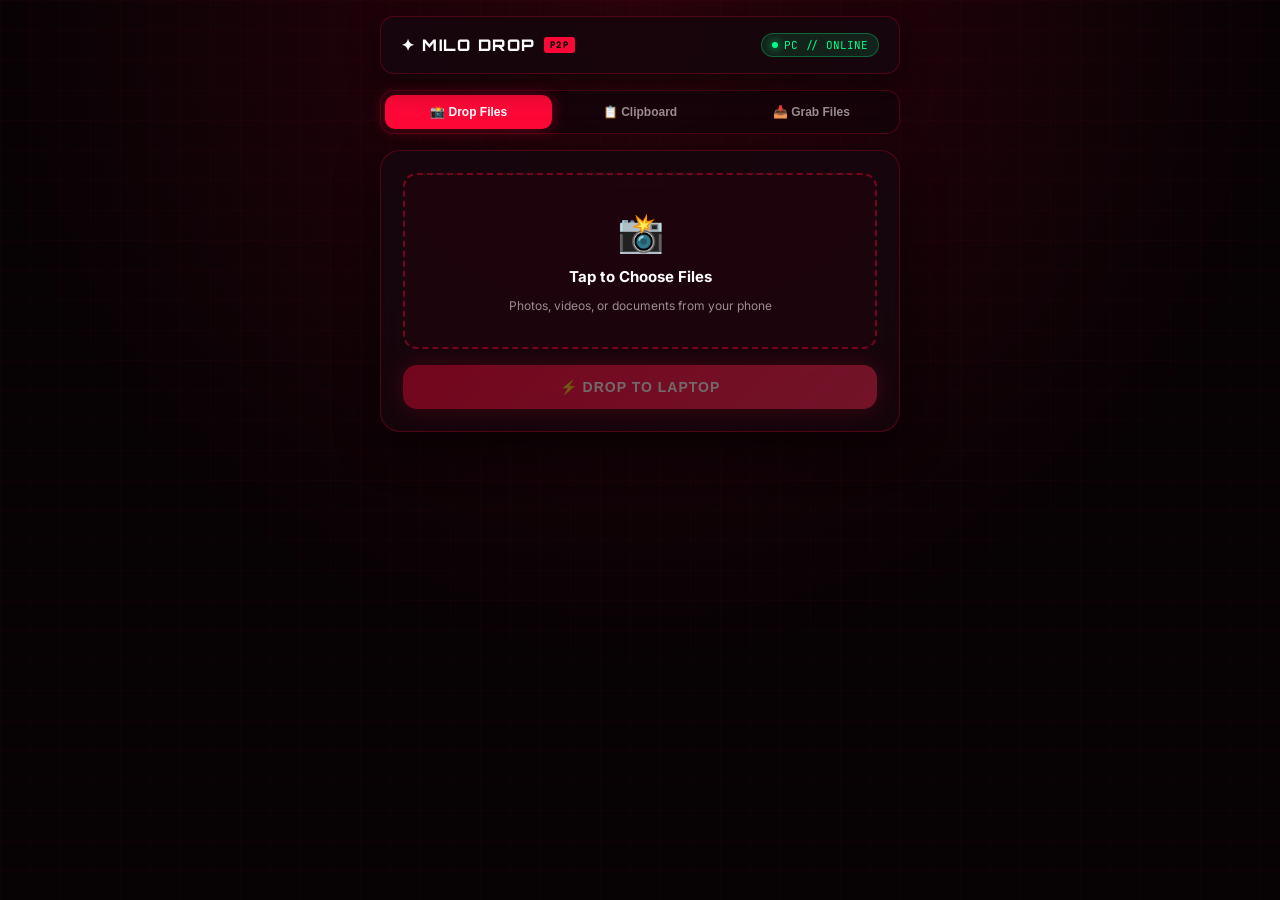
<file: drop/web/index.html>
<!DOCTYPE html>
<html lang="en">
<head>
  <meta charset="UTF-8">
  <meta name="viewport" content="width=device-width, initial-scale=1.0, maximum-scale=1.0, user-scalable=no">
  <title>Milo Drop // Mobile P2P Transfer</title>
  <link rel="preconnect" href="https://fonts.googleapis.com">
  <link rel="preconnect" href="https://fonts.gstatic.com" crossorigin>
  <link href="https://fonts.googleapis.com/css2?family=JetBrains+Mono:wght@400;600;700&family=Orbitron:wght@600;800&family=Inter:wght@400;500;600;700&display=swap" rel="stylesheet">
  <style>
    :root {
      --bg-dark: #070204;
      --bg-panel: rgba(22, 7, 14, 0.85);
      --bg-card: rgba(35, 10, 22, 0.65);
      --border-dim: rgba(255, 8, 56, 0.25);
      --border-bright: #ff0838;
      --accent-red: #ff0838;
      --accent-cyan: #00f0ff;
      --accent-green: #00ff88;
      --accent-amber: #ffaa00;
      --text-main: #f8f9fa;
      --text-muted: #9a8c92;
      --radius-sm: 8px;
      --radius-md: 14px;
      --radius-lg: 20px;
    }

    * {
      box-sizing: border-box;
      margin: 0;
      padding: 0;
      -webkit-tap-highlight-color: transparent;
    }

    body {
      background-color: var(--bg-dark);
      color: var(--text-main);
      font-family: 'Inter', -apple-system, BlinkMacSystemFont, sans-serif;
      min-height: 100vh;
      padding: 16px;
      display: flex;
      flex-direction: column;
      align-items: center;
      background-image: 
        radial-gradient(circle at 50% 0%, rgba(255, 8, 56, 0.15) 0%, transparent 60%),
        linear-gradient(rgba(255, 8, 56, 0.03) 1px, transparent 1px),
        linear-gradient(90deg, rgba(255, 8, 56, 0.03) 1px, transparent 1px);
      background-size: 100% 100%, 30px 30px, 30px 30px;
    }

    .container {
      width: 100%;
      max-width: 520px;
      display: flex;
      flex-direction: column;
      gap: 16px;
    }

    /* HEADER */
    .header {
      background: var(--bg-panel);
      backdrop-filter: blur(20px);
      -webkit-backdrop-filter: blur(20px);
      border: 1px solid var(--border-dim);
      border-radius: var(--radius-md);
      padding: 16px 20px;
      display: flex;
      justify-content: space-between;
      align-items: center;
      box-shadow: 0 10px 30px rgba(0,0,0,0.5);
    }

    .brand-title {
      font-family: 'Orbitron', sans-serif;
      font-size: 16px;
      font-weight: 800;
      letter-spacing: 1.5px;
      color: #fff;
      display: flex;
      align-items: center;
      gap: 8px;
    }

    .brand-title span.tag {
      font-family: 'JetBrains Mono', monospace;
      font-size: 9px;
      background: var(--accent-red);
      color: #000;
      font-weight: 800;
      padding: 2px 6px;
      border-radius: 3px;
    }

    .target-badge {
      font-family: 'JetBrains Mono', monospace;
      font-size: 11px;
      color: var(--accent-green);
      display: flex;
      align-items: center;
      gap: 6px;
      background: rgba(0, 255, 136, 0.12);
      border: 1px solid rgba(0, 255, 136, 0.3);
      padding: 4px 10px;
      border-radius: 20px;
    }

    .target-dot {
      width: 6px;
      height: 6px;
      border-radius: 50%;
      background: var(--accent-green);
      box-shadow: 0 0 8px var(--accent-green);
    }

    /* TABS */
    .tab-bar {
      display: flex;
      background: rgba(18, 5, 11, 0.7);
      border: 1px solid var(--border-dim);
      border-radius: var(--radius-md);
      padding: 4px;
      gap: 4px;
    }

    .tab-btn {
      flex: 1;
      padding: 10px;
      border: none;
      background: transparent;
      color: var(--text-muted);
      font-size: 12px;
      font-weight: 600;
      border-radius: 10px;
      cursor: pointer;
      transition: all 0.2s;
      display: flex;
      align-items: center;
      justify-content: center;
      gap: 6px;
    }

    .tab-btn.active {
      background: var(--accent-red);
      color: #fff;
      box-shadow: 0 0 15px rgba(255, 8, 56, 0.4);
    }

    /* MAIN DROP CARD */
    .card {
      background: var(--bg-panel);
      backdrop-filter: blur(20px);
      -webkit-backdrop-filter: blur(20px);
      border: 1px solid var(--border-dim);
      border-radius: var(--radius-lg);
      padding: 22px;
      display: flex;
      flex-direction: column;
      gap: 16px;
      box-shadow: 0 15px 40px rgba(0,0,0,0.6);
    }

    .dropzone {
      border: 2px dashed rgba(255, 8, 56, 0.4);
      border-radius: var(--radius-md);
      padding: 34px 16px;
      text-align: center;
      cursor: pointer;
      background: rgba(255, 8, 56, 0.03);
      transition: all 0.2s;
      display: flex;
      flex-direction: column;
      align-items: center;
      gap: 12px;
    }

    .dropzone:active, .dropzone.dragover {
      border-color: var(--accent-cyan);
      background: rgba(0, 240, 255, 0.08);
      transform: scale(0.99);
    }

    .drop-icon {
      font-size: 38px;
    }

    .drop-title {
      font-size: 15px;
      font-weight: 700;
      color: #fff;
    }

    .drop-desc {
      font-size: 12px;
      color: var(--text-muted);
    }

    #fileInput {
      display: none;
    }

    /* FILE LIST QUEUE */
    .queue-title {
      font-size: 11px;
      font-weight: 700;
      color: var(--text-muted);
      letter-spacing: 1px;
      text-transform: uppercase;
      font-family: 'JetBrains Mono', monospace;
    }

    .queue-list {
      display: flex;
      flex-direction: column;
      gap: 8px;
      max-height: 200px;
      overflow-y: auto;
    }

    .queue-item {
      display: flex;
      justify-content: space-between;
      align-items: center;
      background: rgba(255, 255, 255, 0.04);
      border: 1px solid rgba(255, 255, 255, 0.08);
      border-radius: var(--radius-sm);
      padding: 10px 12px;
      font-size: 12px;
    }

    .queue-name {
      font-weight: 600;
      color: #fff;
      overflow: hidden;
      text-overflow: ellipsis;
      white-space: nowrap;
      max-width: 280px;
    }

    .queue-size {
      font-family: 'JetBrains Mono', monospace;
      font-size: 10px;
      color: var(--text-muted);
    }

    .btn-send {
      background: linear-gradient(135deg, #ff0838, #ff2a55);
      border: none;
      color: #fff;
      padding: 14px;
      border-radius: var(--radius-md);
      font-size: 14px;
      font-weight: 700;
      letter-spacing: 1px;
      cursor: pointer;
      display: flex;
      align-items: center;
      justify-content: center;
      gap: 10px;
      box-shadow: 0 0 25px rgba(255, 8, 56, 0.45);
      transition: all 0.2s;
    }

    .btn-send:active {
      transform: scale(0.98);
      filter: brightness(1.2);
    }

    .btn-send:disabled {
      opacity: 0.4;
      pointer-events: none;
    }

    /* PROGRESS BAR */
    .progress-wrapper {
      display: none;
      flex-direction: column;
      gap: 8px;
      margin-top: 8px;
    }

    .progress-wrapper.show {
      display: flex;
    }

    .progress-bar-bg {
      width: 100%;
      height: 10px;
      background: rgba(255, 255, 255, 0.08);
      border-radius: 5px;
      overflow: hidden;
      border: 1px solid rgba(255, 255, 255, 0.1);
    }

    .progress-bar-fill {
      height: 100%;
      width: 0%;
      background: linear-gradient(90deg, #ff0838, #00f0ff);
      transition: width 0.15s ease;
    }

    .progress-labels {
      display: flex;
      justify-content: space-between;
      font-family: 'JetBrains Mono', monospace;
      font-size: 11px;
      color: var(--text-muted);
    }

    /* CLIPBOARD SECTION */
    .text-input-area {
      width: 100%;
      height: 100px;
      background: rgba(0, 0, 0, 0.4);
      border: 1px solid var(--border-dim);
      border-radius: var(--radius-md);
      padding: 12px;
      color: #fff;
      font-size: 13px;
      font-family: inherit;
      outline: none;
      resize: none;
    }

    .text-input-area:focus {
      border-color: var(--accent-cyan);
    }

    .btn-clipboard {
      background: linear-gradient(135deg, #00f0ff, #0099ff);
      color: #000;
      border: none;
      padding: 12px;
      border-radius: var(--radius-md);
      font-size: 13px;
      font-weight: 700;
      cursor: pointer;
      display: flex;
      align-items: center;
      justify-content: center;
      gap: 8px;
      transition: all 0.2s;
    }

    .btn-clipboard:active {
      transform: scale(0.98);
    }

    /* TOAST */
    #toast {
      position: fixed;
      bottom: 20px;
      left: 50%;
      transform: translateX(-50%) translateY(100px);
      background: rgba(18, 5, 11, 0.95);
      border: 1px solid var(--accent-green);
      box-shadow: 0 0 20px rgba(0, 255, 136, 0.3);
      color: #fff;
      padding: 12px 20px;
      border-radius: 30px;
      font-size: 12px;
      font-weight: 600;
      display: flex;
      align-items: center;
      gap: 8px;
      opacity: 0;
      transition: all 0.3s cubic-bezier(0.16, 1, 0.3, 1);
      z-index: 9999;
    }

    #toast.show {
      transform: translateX(-50%) translateY(0);
      opacity: 1;
    }
  </style>
</head>
<body>

  <div class="container">
    
    <!-- HEADER -->
    <header class="header">
      <div class="brand-title">
        <span>✦ MILO DROP</span>
        <span class="tag">P2P</span>
      </div>
      <div class="target-badge">
        <span class="target-dot"></span>
        <span id="targetName">PC // ONLINE</span>
      </div>
    </header>

    <!-- TABS -->
    <div class="tab-bar">
      <button class="tab-btn active" id="tabUploadBtn" onclick="switchTab('upload')">
        <span>📸 Drop Files</span>
      </button>
      <button class="tab-btn" id="tabTextBtn" onclick="switchTab('text')">
        <span>📋 Clipboard</span>
      </button>
      <button class="tab-btn" id="tabDownloadBtn" onclick="switchTab('download')">
        <span>📥 Grab Files</span>
      </button>
    </div>

    <!-- VIEW 1: UPLOAD FILES -->
    <div class="card" id="viewUpload">
      <div class="dropzone" id="dropArea" onclick="document.getElementById('fileInput').click()">
        <span class="drop-icon">📸</span>
        <div class="drop-title">Tap to Choose Files</div>
        <div class="drop-desc">Photos, videos, or documents from your phone</div>
        <input type="file" id="fileInput" multiple onchange="handleFilesSelected(this.files)">
      </div>

      <div id="queueContainer" style="display:none; flex-direction:column; gap:8px;">
        <div class="queue-title">Selected Queue (<span id="queueCount">0</span>)</div>
        <div class="queue-list" id="queueList"></div>
      </div>

      <div class="progress-wrapper" id="progressWrapper">
        <div class="progress-bar-bg">
          <div class="progress-bar-fill" id="progressFill"></div>
        </div>
        <div class="progress-labels">
          <span id="progressPct">0%</span>
          <span id="progressSpeed">Streaming to ~/Downloads</span>
        </div>
      </div>

      <button class="btn-send" id="sendBtn" onclick="uploadFiles()" disabled>
        <span>⚡ DROP TO LAPTOP</span>
      </button>
    </div>

    <!-- VIEW 2: CLIPBOARD TELEPORT -->
    <div class="card" id="viewText" style="display:none; gap: 20px;">
      
      <!-- RECEIVE FROM LAPTOP -->
      <div style="display: flex; flex-direction: column; gap: 10px;">
        <div style="display: flex; justify-content: space-between; align-items: center;">
          <div class="queue-title" style="color: var(--accent-green); display: flex; align-items: center; gap: 6px;">
            <span>📥</span><span>Laptop Clipboard → Phone</span>
          </div>
          <button onclick="fetchLaptopClipboard()" style="background: rgba(0, 255, 136, 0.1); border: 1px solid rgba(0, 255, 136, 0.3); color: var(--accent-green); font-size: 11px; padding: 5px 12px; border-radius: 6px; cursor: pointer; font-weight: 600; display: flex; align-items: center; gap: 4px;">
            <span>🔄</span> Refresh
          </button>
        </div>
        <textarea class="text-input-area" id="laptopClipboardText" readonly style="min-height: 110px; font-family: 'JetBrains Mono', monospace; font-size: 12px; line-height: 1.4;" placeholder="Fetching text from laptop clipboard..."></textarea>
        <button class="btn-clipboard" onclick="copyLaptopClipboardToPhone()" style="background: linear-gradient(135deg, #00ff88, #00bb66); color: #000; font-weight: 800;">
          <span>📋 COPY TO THIS PHONE</span>
        </button>
      </div>

      <div style="border-top: 1px dashed rgba(255, 255, 255, 0.15); margin: 2px 0;"></div>

      <!-- SEND TO LAPTOP -->
      <div style="display: flex; flex-direction: column; gap: 10px;">
        <div class="queue-title" style="color: var(--accent-cyan); display: flex; align-items: center; gap: 6px;">
          <span>📱</span><span>Phone → Laptop Clipboard</span>
        </div>
        <textarea class="text-input-area" id="clipboardText" placeholder="Type or paste text on phone to send to laptop clipboard..."></textarea>
        <button class="btn-clipboard" onclick="sendClipboard()" style="background: linear-gradient(135deg, #00f0ff, #0099ff); color: #000; font-weight: 800;">
          <span>⚡ SEND TO LAPTOP CLIPBOARD</span>
        </button>
      </div>

    </div>

    <!-- VIEW 3: DOWNLOAD FILES FROM LAPTOP -->
    <div class="card" id="viewDownload" style="display:none;">
      <div class="queue-title">Files on Laptop (~/Downloads)</div>
      <div class="queue-list" id="pcFilesList">
        <div style="color:var(--text-muted); font-size:12px; text-align:center; padding:20px;">Loading files from PC...</div>
      </div>
      <button class="btn-clipboard" onclick="loadPcFiles()" style="background:rgba(255,255,255,0.08); color:#fff;">
        <span>🔄 Refresh List</span>
      </button>
    </div>

  </div>

  <div id="toast">
    <span>✔</span>
    <span id="toastMsg">Files sent successfully!</span>
  </div>

  <script>
    // The server sets an HttpOnly pairing cookie on first load; drop the token
    // from the address bar so it does not linger in browser history.
    if (location.search.includes('t=')) {
      history.replaceState(null, '', location.pathname);
    }

    let selectedFiles = [];

    function switchTab(tab) {
      document.getElementById('tabUploadBtn').classList.toggle('active', tab === 'upload');
      document.getElementById('tabTextBtn').classList.toggle('active', tab === 'text');
      document.getElementById('tabDownloadBtn').classList.toggle('active', tab === 'download');

      document.getElementById('viewUpload').style.display = (tab === 'upload') ? 'flex' : 'none';
      document.getElementById('viewText').style.display = (tab === 'text') ? 'flex' : 'none';
      document.getElementById('viewDownload').style.display = (tab === 'download') ? 'flex' : 'none';

      if (tab === 'text') fetchLaptopClipboard();
      if (tab === 'download') loadPcFiles();
    }

    function handleFilesSelected(files) {
      selectedFiles = Array.from(files);
      const queueContainer = document.getElementById('queueContainer');
      const queueList = document.getElementById('queueList');
      const queueCount = document.getElementById('queueCount');
      const sendBtn = document.getElementById('sendBtn');

      if (selectedFiles.length === 0) {
        queueContainer.style.display = 'none';
        sendBtn.disabled = true;
        return;
      }

      queueList.innerHTML = '';
      selectedFiles.forEach((f, idx) => {
        const item = document.createElement('div');
        item.className = 'queue-item';
        const sizeStr = (f.size > 1024*1024) ? (f.size/(1024*1024)).toFixed(1) + ' MB' : (f.size/1024).toFixed(0) + ' KB';
        item.innerHTML = `
          <span class="queue-name">${f.name}</span>
          <span class="queue-size">${sizeStr}</span>
        `;
        queueList.appendChild(item);
      });

      queueCount.innerText = selectedFiles.length;
      queueContainer.style.display = 'flex';
      sendBtn.disabled = false;
    }

    function uploadFiles() {
      if (selectedFiles.length === 0) return;

      const formData = new FormData();
      selectedFiles.forEach(f => formData.append('files', f));

      const xhr = new XMLHttpRequest();
      const progressWrapper = document.getElementById('progressWrapper');
      const progressFill = document.getElementById('progressFill');
      const progressPct = document.getElementById('progressPct');
      const sendBtn = document.getElementById('sendBtn');

      progressWrapper.classList.add('show');
      sendBtn.disabled = true;

      const startTime = Date.now();

      xhr.upload.onprogress = function(e) {
        if (e.lengthComputable) {
          const pct = Math.round((e.loaded / e.total) * 100);
          progressFill.style.width = pct + '%';
          progressPct.innerText = pct + '%';
          const elapsed = (Date.now() - startTime) / 1000;
          if (elapsed > 0) {
            const speedMb = (e.loaded / (1024 * 1024 * elapsed)).toFixed(1);
            document.getElementById('progressSpeed').innerText = speedMb + ' MB/s';
          }
        }
      };

      xhr.onload = function() {
        if (xhr.status === 200) {
          progressFill.style.width = '100%';
          progressPct.innerText = '100%';
          showToast('✔ Saved to ~/Downloads on Alienware M16!');
          if (navigator.vibrate) navigator.vibrate([100, 50, 100]);
          setTimeout(() => {
            progressWrapper.classList.remove('show');
            selectedFiles = [];
            document.getElementById('queueContainer').style.display = 'none';
            document.getElementById('fileInput').value = '';
          }, 1500);
        } else {
          showToast('✘ Transfer failed: ' + xhr.status);
          sendBtn.disabled = false;
        }
      };

      xhr.onerror = function() {
        showToast('✘ Network error connecting to laptop');
        sendBtn.disabled = false;
      };

      xhr.open('POST', '/upload', true);
      xhr.send(formData);
    }

    function fetchLaptopClipboard() {
      const area = document.getElementById('laptopClipboardText');
      if (!area) return;
      area.placeholder = 'Fetching text from laptop clipboard...';
      fetch('/api/clipboard')
        .then(r => {
          if (!r.ok) throw new Error('HTTP ' + r.status);
          return r.json();
        })
        .then(d => {
          if (d && d.clipboard && d.clipboard.trim().length > 0) {
            area.value = d.clipboard;
          } else {
            area.value = '';
            area.placeholder = '(Laptop clipboard is currently empty)';
          }
        })
        .catch(e => {
          area.placeholder = 'Failed to fetch laptop clipboard';
          showToast('✘ Failed to load laptop clipboard');
        });
    }

    function copyLaptopClipboardToPhone() {
      const area = document.getElementById('laptopClipboardText');
      const text = area.value;
      if (!text || !text.trim()) {
        showToast('Laptop clipboard is empty!');
        return;
      }

      function execFallback() {
        area.removeAttribute('readonly');
        area.select();
        area.setSelectionRange(0, 999999);
        let ok = false;
        try {
          ok = document.execCommand('copy');
        } catch (err) {}
        area.setAttribute('readonly', 'true');
        if (ok) {
          showToast('✔ Copied to phone clipboard!');
          if (navigator.vibrate) navigator.vibrate(80);
        } else {
          showToast('Selected! Tap Copy on your phone keyboard');
        }
      }

      if (navigator.clipboard && window.isSecureContext) {
        navigator.clipboard.writeText(text)
          .then(() => {
            showToast('✔ Copied to phone clipboard!');
            if (navigator.vibrate) navigator.vibrate(80);
          })
          .catch(() => execFallback());
      } else {
        execFallback();
      }
    }

    function sendClipboard() {
      const text = document.getElementById('clipboardText').value.trim();
      if (!text) return;

      fetch('/clipboard', {
        method: 'POST',
        headers: { 'Content-Type': 'text/plain' },
        body: text
      })
      .then(r => r.json())
      .then(d => {
        showToast('✔ Copied directly to Laptop Clipboard!');
        document.getElementById('clipboardText').value = '';
        if (navigator.vibrate) navigator.vibrate(80);
      })
      .catch(e => showToast('✘ Error sending clipboard'));
    }

    function loadPcFiles() {
      const list = document.getElementById('pcFilesList');
      list.innerHTML = '<div style="color:var(--text-muted); font-size:12px; text-align:center; padding:10px;">Refreshing...</div>';

      fetch('/files')
      .then(r => r.json())
      .then(files => {
        list.innerHTML = '';
        if (!files || files.length === 0) {
          list.innerHTML = '<div style="color:var(--text-muted); font-size:12px; text-align:center; padding:10px;">No files found in ~/Downloads</div>';
          return;
        }
        files.slice(0, 15).forEach(f => {
          const item = document.createElement('div');
          item.className = 'queue-item';
          const sizeStr = (f.size > 1024*1024) ? (f.size/(1024*1024)).toFixed(1) + ' MB' : (f.size/1024).toFixed(0) + ' KB';
          item.innerHTML = `
            <div>
              <div class="queue-name">${f.name}</div>
              <div class="queue-size">${sizeStr}</div>
            </div>
            <a href="/download/${encodeURIComponent(f.name)}" download style="background:var(--accent-cyan); color:#000; text-decoration:none; padding:4px 10px; border-radius:4px; font-size:10px; font-weight:700;">DOWNLOAD</a>
          `;
          list.appendChild(item);
        });
      })
      .catch(e => {
        list.innerHTML = '<div style="color:var(--accent-red); font-size:12px; text-align:center; padding:10px;">Error loading files</div>';
      });
    }

    function showToast(msg) {
      const t = document.getElementById('toast');
      document.getElementById('toastMsg').innerText = msg;
      t.classList.add('show');
      setTimeout(() => t.classList.remove('show'), 3000);
    }
  </script>
</body>
</html>
</file>
